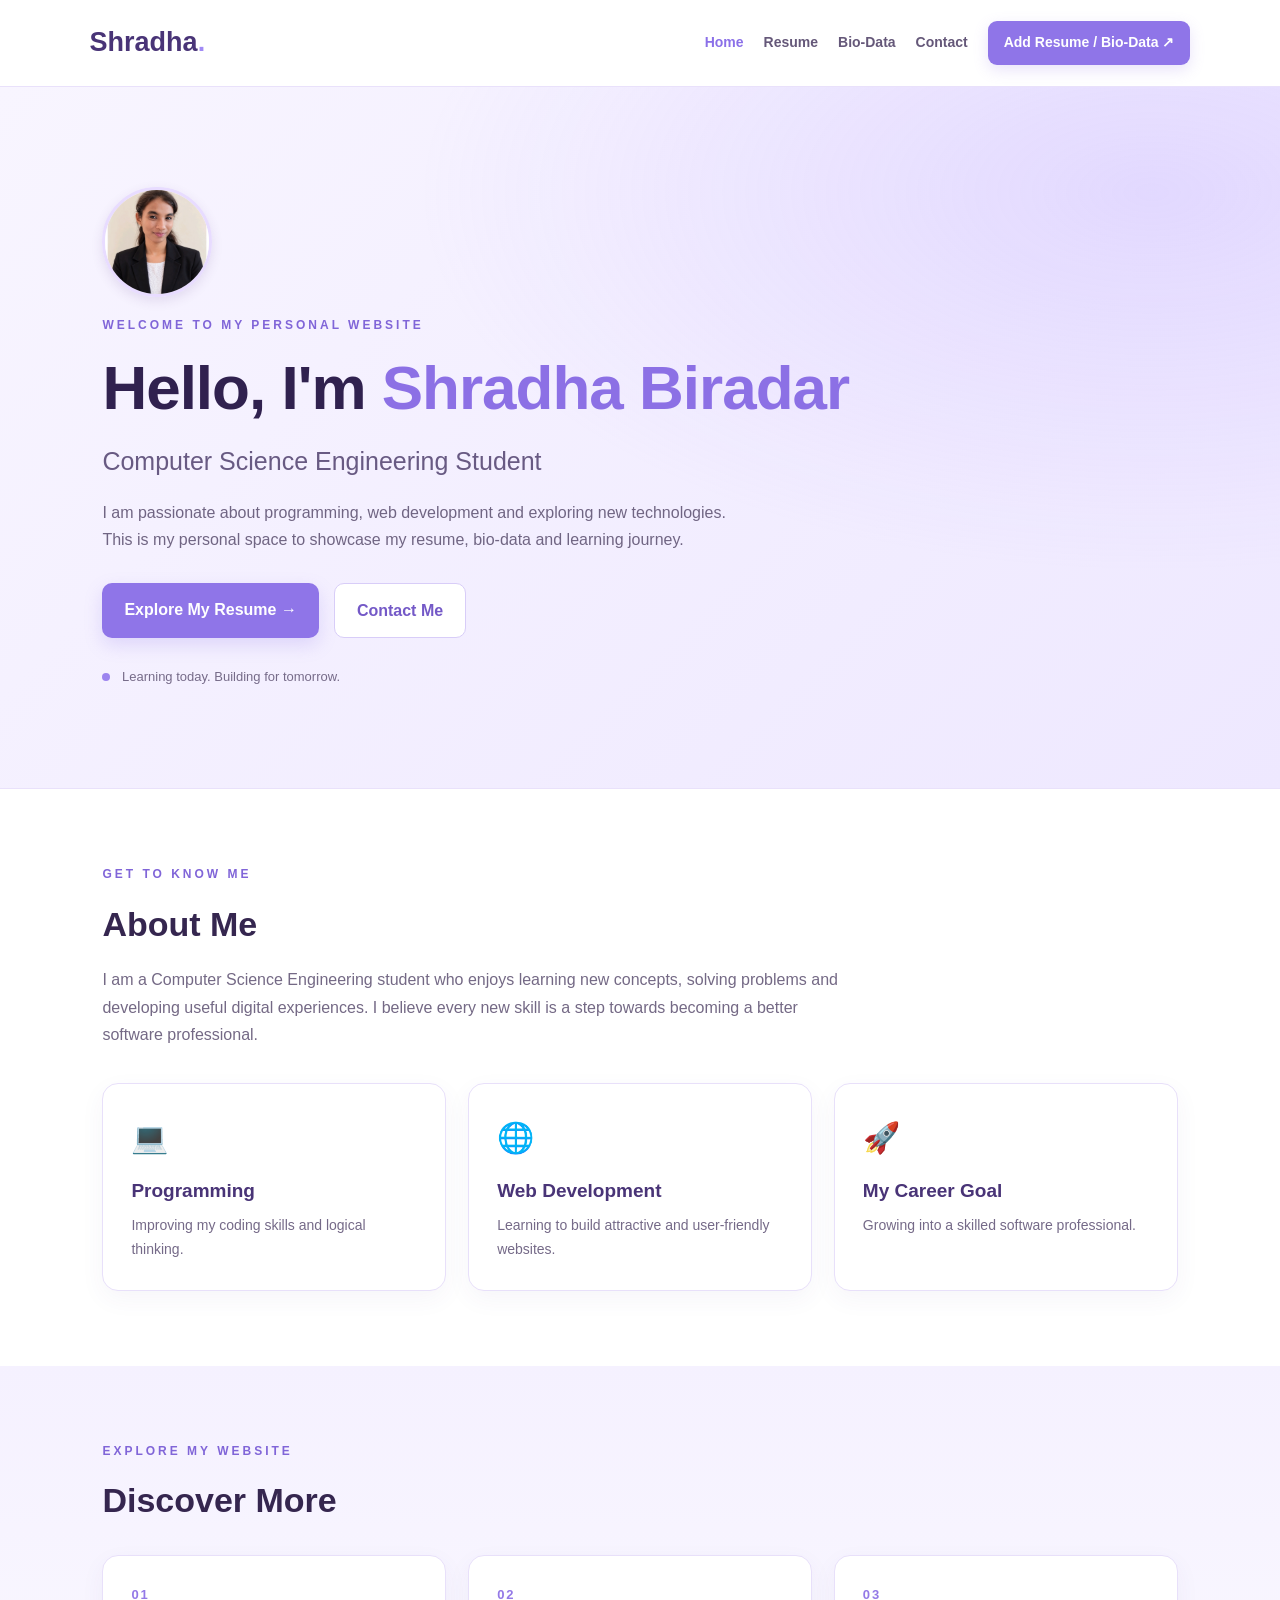
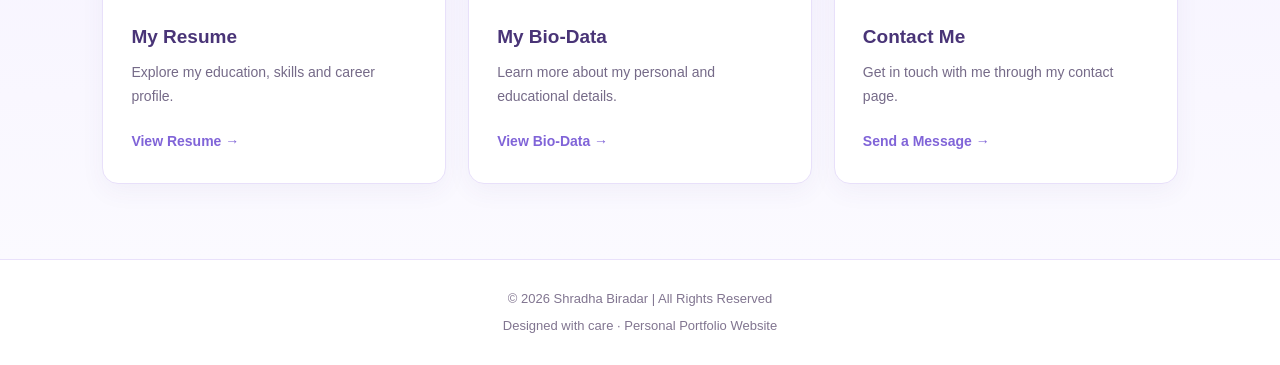
<file: index.html>
<!DOCTYPE html>
<html lang="en">
<head>
    <meta charset="UTF-8">
    <meta name="viewport" content="width=device-width, initial-scale=1.0">
    <title>Shradha Biradar | Portfolio</title>
    <link rel="stylesheet" href="style.css">
</head>

<body>

    <nav>
        <a href="index.html" class="logo">Shradha<span>.</span></a>

        <div class="nav-links">
            <a href="index.html" class="active">Home</a>
            <a href="resume.html">Resume</a>
            <a href="biodata.html">Bio-Data</a>
            <a href="contact.html">Contact</a>
            <a href="https://forms.gle/ySdd15DBaQxtAJUVA"
               target="_blank" rel="noopener noreferrer"
               class="add-button">Add Resume / Bio-Data ↗</a>
        </div>
    </nav>

    <main>
        <section class="hero">

            <!-- Profile Photo: Home Page Only -->
            <div class="profile-photo">
                <img src="my-photo.jpg"
                     alt="Photo of Shradha Biradar">
            </div>

            <p class="intro-label">WELCOME TO MY PERSONAL WEBSITE</p>

            <h1>Hello, I'm <span>Shradha Biradar</span></h1>

            <h2>Computer Science Engineering Student</h2>

            <p class="hero-description">
                I am passionate about programming, web development
                and exploring new technologies. This is my personal
                space to showcase my resume, bio-data and learning journey.
            </p>

            <div class="hero-buttons">
                <a href="resume.html" class="primary-button">
                    Explore My Resume →
                </a>

                <a href="contact.html" class="secondary-button">
                    Contact Me
                </a>
            </div>

            <div class="hero-note">
                <span class="status-dot"></span>
                Learning today. Building for tomorrow.
            </div>
        </section>

        <section class="about-section">
            <p class="section-label">GET TO KNOW ME</p>
            <h2>About Me</h2>

            <p class="about-description">
                I am a Computer Science Engineering student who enjoys
                learning new concepts, solving problems and developing
                useful digital experiences. I believe every new skill
                is a step towards becoming a better software professional.
            </p>

            <div class="feature-grid">
                <div class="feature-card">
                    <div class="feature-icon">💻</div>
                    <h3>Programming</h3>
                    <p>Improving my coding skills and logical thinking.</p>
                </div>

                <div class="feature-card">
                    <div class="feature-icon">🌐</div>
                    <h3>Web Development</h3>
                    <p>Learning to build attractive and user-friendly websites.</p>
                </div>

                <div class="feature-card">
                    <div class="feature-icon">🚀</div>
                    <h3>My Career Goal</h3>
                    <p>Growing into a skilled software professional.</p>
                </div>
            </div>
        </section>

        <section class="website-section">
            <p class="section-label">EXPLORE MY WEBSITE</p>
            <h2>Discover More</h2>

            <div class="feature-grid">
                <a href="resume.html" class="page-card">
                    <span class="card-number">01</span>
                    <h3>My Resume</h3>
                    <p>Explore my education, skills and career profile.</p>
                    <span class="card-link">View Resume →</span>
                </a>

                <a href="biodata.html" class="page-card">
                    <span class="card-number">02</span>
                    <h3>My Bio-Data</h3>
                    <p>Learn more about my personal and educational details.</p>
                    <span class="card-link">View Bio-Data →</span>
                </a>

                <a href="contact.html" class="page-card">
                    <span class="card-number">03</span>
                    <h3>Contact Me</h3>
                    <p>Get in touch with me through my contact page.</p>
                    <span class="card-link">Send a Message →</span>
                </a>
            </div>
        </section>
    </main>

    <footer>
        <p>© 2026 Shradha Biradar | All Rights Reserved</p>
        <p>Designed with care · Personal Portfolio Website</p>
    </footer>

</body>
</html>
</file>
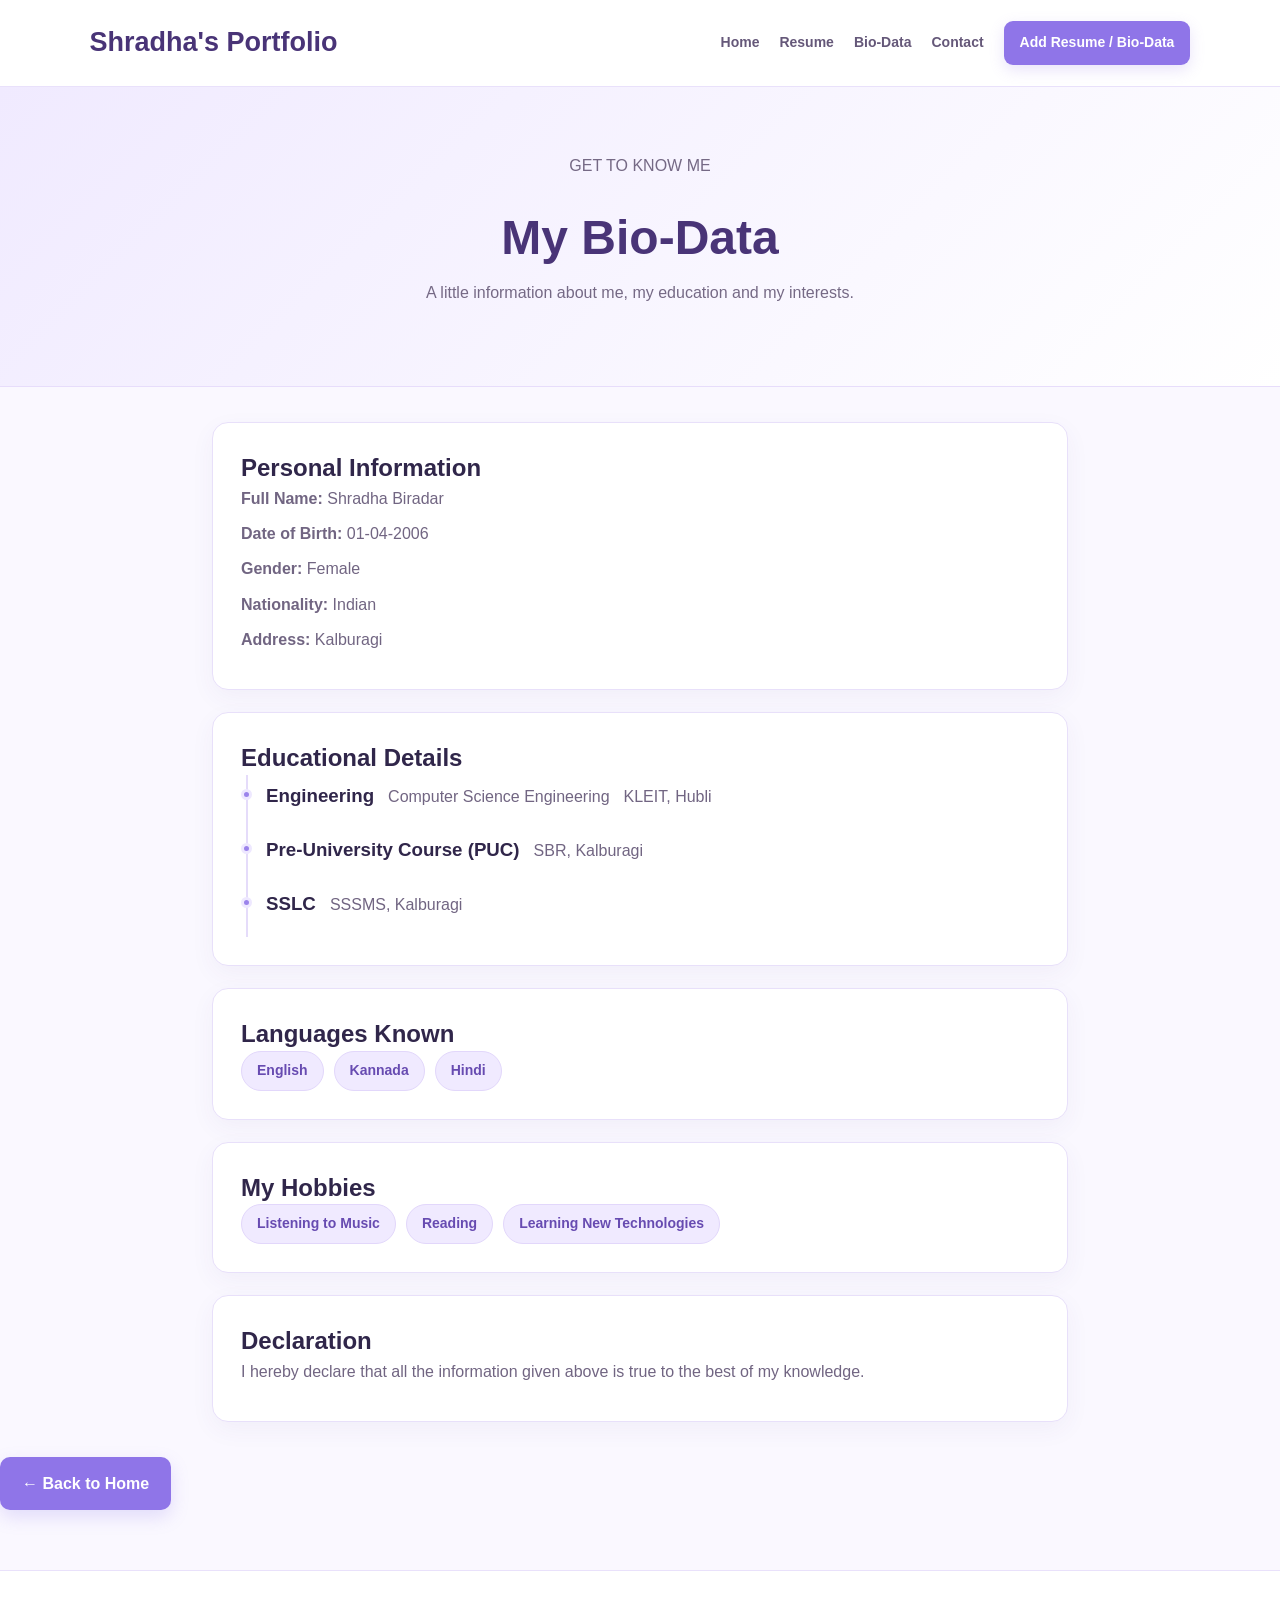
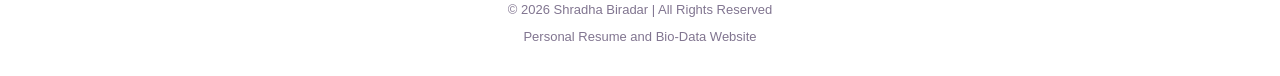
<file: biodata.html>
<!DOCTYPE html>
<html>
<head>
    <meta charset="UTF-8">
    <meta name="viewport" content="width=device-width, initial-scale=1.0">
    <title>My Bio-Data | Shradha Biradar</title>
    <link rel="stylesheet" href="style.css">
</head>

<body>

    <nav>
        <div class="logo">Shradha's Portfolio</div>

        <div class="nav-links">
            <a href="index.html">Home</a>
            <a href="resume.html">Resume</a>
            <a href="biodata.html">Bio-Data</a>
            <a href="contact.html">Contact</a>
            <a href="https://forms.gle/ySdd15DBaQxtAJUVA"
               class="add-button">Add Resume / Bio-Data</a>
        </div>
    </nav>

    <main class="resume-page">

        <header class="resume-header">
            <p class="hero-tag">GET TO KNOW ME</p>
            <h1>My Bio-Data</h1>
            <p class="resume-subtitle">
                A little information about me, my education and my interests.
            </p>
        </header>

        <section class="resume-content">

            <div class="resume-card">
                <h2>Personal Information</h2>

                <p><strong>Full Name:</strong> Shradha Biradar</p>
                <p><strong>Date of Birth:</strong> 01-04-2006</p>
                <p><strong>Gender:</strong> Female</p>
                <p><strong>Nationality:</strong> Indian</p>
                <p><strong>Address:</strong> Kalburagi</p>
            </div>

            <div class="resume-card">
                <h2>Educational Details</h2>

                <div class="education-item">
                    <span class="timeline-dot"></span>
                    <h3>Engineering</h3>
                    <p>Computer Science Engineering</p>
                    <p>KLEIT, Hubli</p>
                </div>

                <div class="education-item">
                    <span class="timeline-dot"></span>
                    <h3>Pre-University Course (PUC)</h3>
                    <p>SBR, Kalburagi</p>
                </div>

                <div class="education-item">
                    <span class="timeline-dot"></span>
                    <h3>SSLC</h3>
                    <p>SSSMS, Kalburagi</p>
                </div>
            </div>

            <div class="resume-card">
                <h2>Languages Known</h2>
                <div class="skill-list">
                    <span class="skill-tag">English</span>
                    <span class="skill-tag">Kannada</span>
                    <span class="skill-tag">Hindi</span>
                </div>
            </div>

            <div class="resume-card">
                <h2>My Hobbies</h2>
                <div class="skill-list">
                    <span class="skill-tag">Listening to Music</span>
                    <span class="skill-tag">Reading</span>
                    <span class="skill-tag">Learning New Technologies</span>
                </div>
            </div>

            <div class="resume-card">
                <h2>Declaration</h2>
                <p>
                    I hereby declare that all the information given above
                    is true to the best of my knowledge.
                </p>
            </div>

        </section>

        <div class="back-home">
            <a href="index.html" class="primary-button">← Back to Home</a>
        </div>

    </main>

    <footer>
        <p>© 2026 Shradha Biradar | All Rights Reserved</p>
        <p>Personal Resume and Bio-Data Website</p>
    </footer>

</body>
</html>
</file>
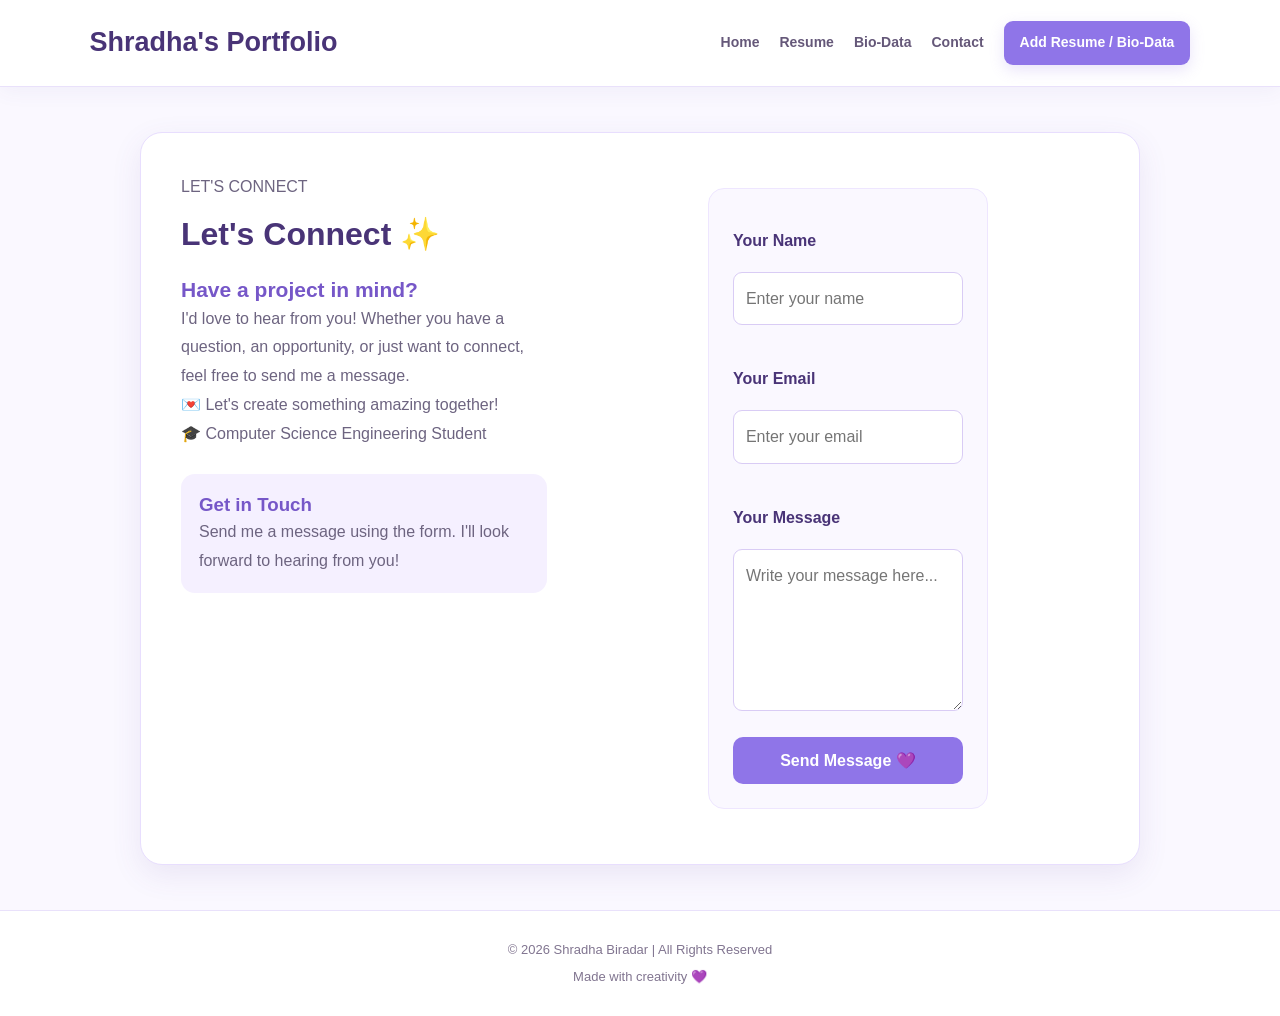
<file: contact.html>
<!DOCTYPE html>
<html lang="en">
<head>
    <meta charset="UTF-8">
    <meta name="viewport" content="width=device-width, initial-scale=1.0">
    <title>Contact | Shradha's Portfolio</title>
    <link rel="stylesheet" href="style.css">

    <style>
        /* Contact page layout */
        .contact-container {
            width: calc(100% - 40px);
            max-width: 1000px;
            margin: 45px auto;
            padding: 30px;
            display: grid;
            grid-template-columns: 0.85fr 1.15fr;
            gap: 30px;
            align-items: start;
            background: #ffffff;
            color: #493477;
            border: 1px solid #e8defe;
            border-radius: 22px;
            box-shadow: 0 10px 30px rgba(100, 70, 160, 0.10);
            box-sizing: border-box;
        }

        .contact-info {
            min-width: 0;
            padding: 10px;
        }

        .contact-info h1 {
            color: #493477;
            font-size: 32px;
            line-height: 1.3;
            margin: 12px 0 20px;
        }

        .contact-info h2 {
            color: #7657c8;
            font-size: 21px;
        }

        .contact-info p {
            color: #6d6480;
            font-size: 16px;
            line-height: 1.8;
        }

        .contact-note {
            margin-top: 25px;
            padding: 18px;
            background: #f5f0ff;
            border-radius: 14px;
        }

        .contact-note h3 {
            margin-top: 0;
            color: #7657c8;
        }

        .contact-form {
            min-width: 0;
            display: flex;
            flex-direction: column;
            gap: 12px;
            padding: 24px;
            background: #faf8ff;
            border: 1px solid #eee6ff;
            border-radius: 16px;
            box-sizing: border-box;
        }

        .contact-form label {
            color: #493477;
            font-weight: 600;
        }

        .contact-form input,
        .contact-form textarea {
            display: block;
            width: 100%;
            max-width: 100%;
            padding: 12px;
            border: 1px solid #d9ccf5;
            border-radius: 9px;
            background: #ffffff;
            color: #493477;
            font: inherit;
            box-sizing: border-box;
        }

        .contact-form input:focus,
        .contact-form textarea:focus {
            outline: 2px solid #a991ed;
            border-color: #8f75e8;
        }

        .contact-form textarea {
            resize: vertical;
        }

        .contact-form button {
            padding: 14px;
            background: #8f75e8;
            color: #ffffff;
            border: none;
            border-radius: 10px;
            font-size: 16px;
            font-weight: bold;
            cursor: pointer;
            transition: 0.2s;
        }

        .contact-form button:hover {
            background: #7657c8;
            transform: translateY(-2px);
        }

        @media (max-width: 700px) {
            .contact-container {
                width: calc(100% - 30px);
                grid-template-columns: 1fr;
                margin: 25px auto;
                padding: 18px;
                gap: 20px;
            }

            .contact-info h1 {
                font-size: 28px;
            }

            .contact-form {
                padding: 16px;
            }
        }
    </style>
</head>

<body>

    <!-- Navigation Bar -->
    <nav>
        <div class="logo">Shradha's Portfolio</div>

        <div class="nav-links">
            <a href="index.html">Home</a>
            <a href="resume.html">Resume</a>
            <a href="biodata.html">Bio-Data</a>
            <a href="contact.html">Contact</a>
            <a href="https://forms.gle/ySdd15DBaQxtAJUVA"
               class="add-button">Add Resume / Bio-Data</a>
        </div>
    </nav>

    <!-- Contact Section -->
    <main class="contact-container">

        <section class="contact-info">
            <p class="hero-tag">LET'S CONNECT</p>

            <h1>Let's Connect ✨</h1>

            <h2>Have a project in mind?</h2>

            <p>
                I'd love to hear from you! Whether you have a
                question, an opportunity, or just want to connect,
                feel free to send me a message.
            </p>

            <p>💌 Let's create something amazing together!</p>

            <p>🎓 Computer Science Engineering Student</p>

            <div class="contact-note">
                <h3>Get in Touch</h3>
                <p>
                    Send me a message using the form.
                    I'll look forward to hearing from you!
                </p>
            </div>
        </section>

        <!-- Contact Form -->
        <form class="contact-form"
              action="https://formsubmit.co/biradarss474@gmail.com"
              method="POST">

            <input type="hidden" name="_subject"
                   value="New message from Shradha's website">

            <input type="hidden" name="_captcha" value="true">

            <input type="hidden" name="_template" value="table">

            <label for="name">Your Name</label>
            <input type="text" id="name" name="name"
                   placeholder="Enter your name" required>

            <label for="email">Your Email</label>
            <input type="email" id="email" name="email"
                   placeholder="Enter your email" required>

            <label for="message">Your Message</label>
            <textarea id="message" name="message" rows="5"
                      placeholder="Write your message here..."
                      required></textarea>

            <button type="submit">Send Message 💜</button>

        </form>

    </main>

    <!-- Footer -->
    <footer>
        <p>© 2026 Shradha Biradar | All Rights Reserved</p>
        <p>Made with creativity 💜</p>
    </footer>

</body>
</html>
</file>
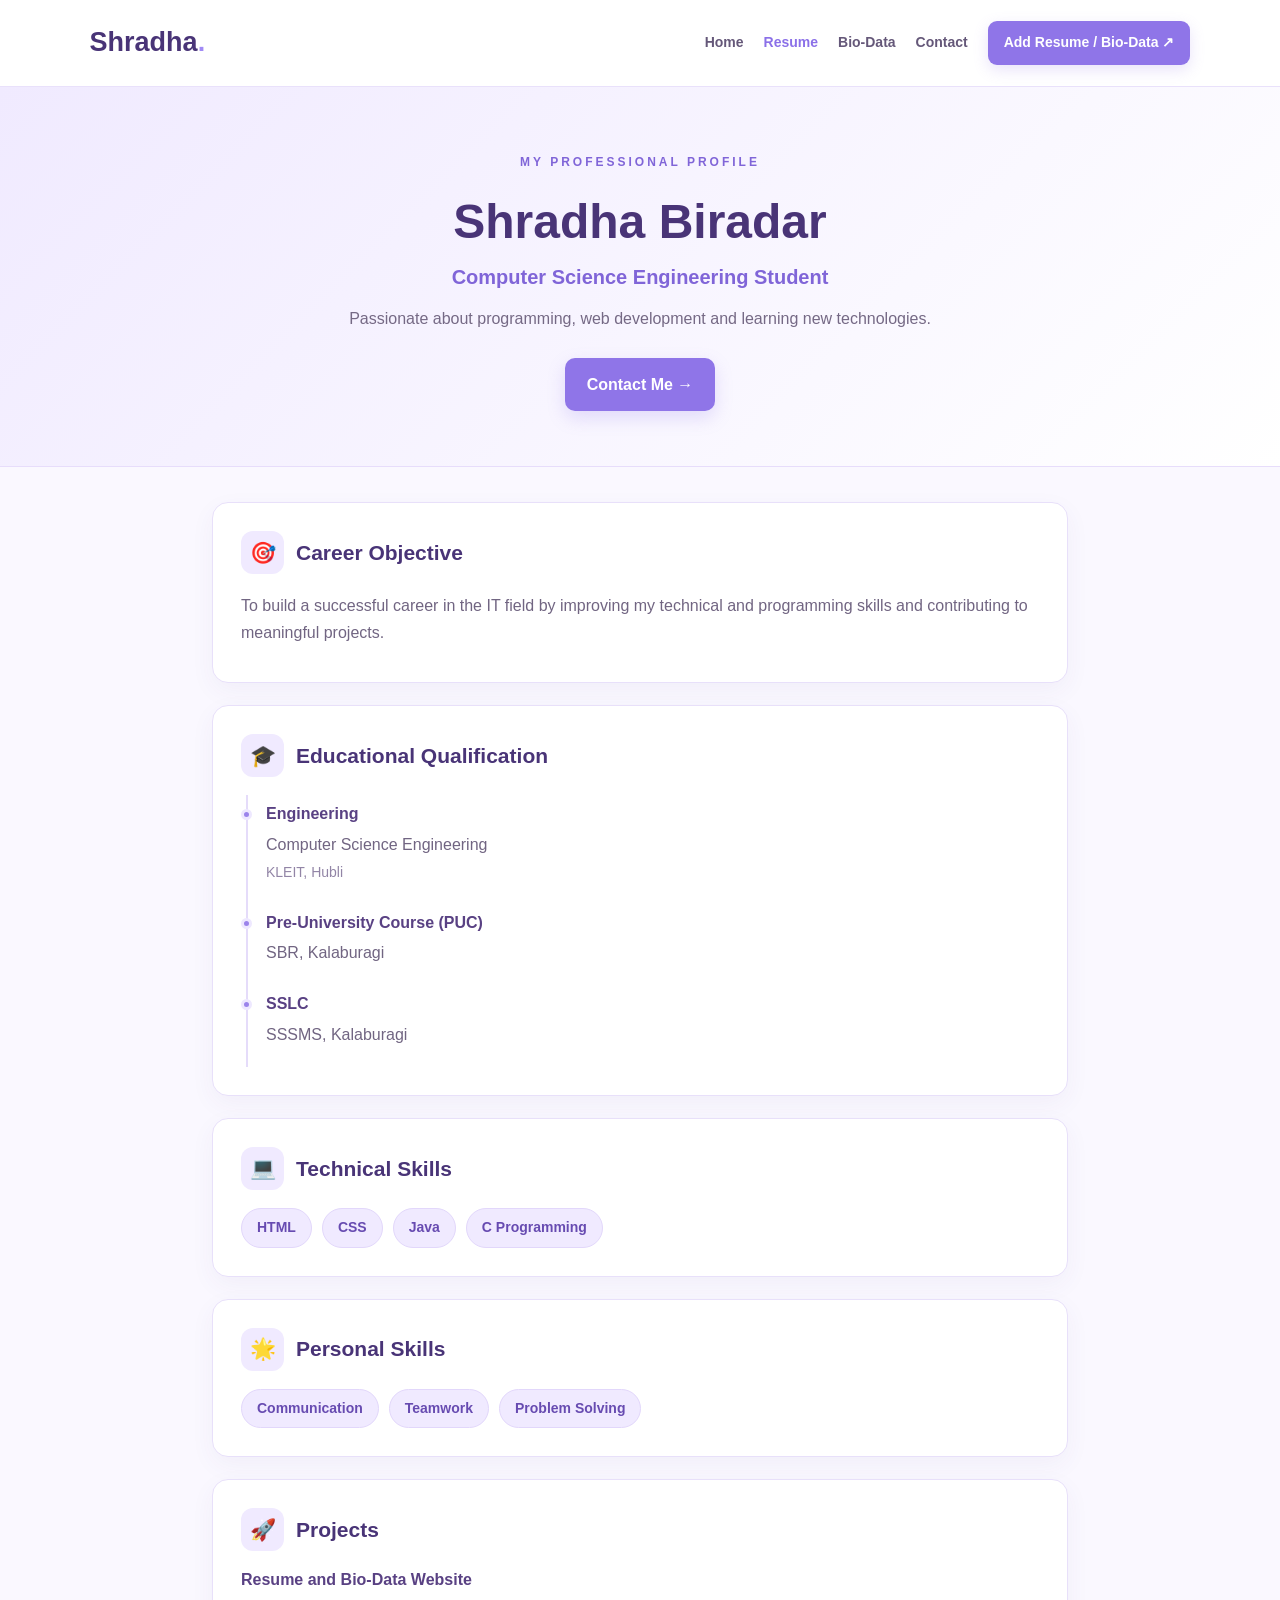
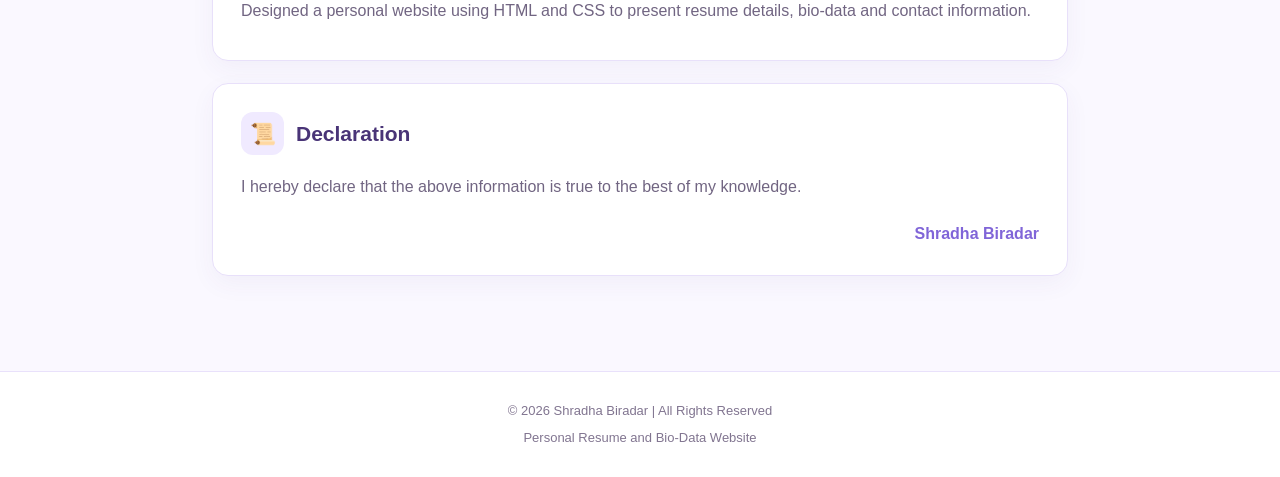
<file: resume.html>
<!DOCTYPE html>
<html lang="en">
<head>
    <meta charset="UTF-8">
    <meta name="viewport" content="width=device-width, initial-scale=1.0">
    <title>Shradha Biradar | Resume</title>
    <link rel="stylesheet" href="style.css">
</head>

<body>

    <nav>
        <a href="index.html" class="logo">Shradha<span>.</span></a>

        <div class="nav-links">
            <a href="index.html">Home</a>
            <a href="resume.html" class="active">Resume</a>
            <a href="biodata.html">Bio-Data</a>
            <a href="contact.html">Contact</a>
            <a href="https://forms.gle/ySdd15DBaQxtAJUVA"
               target="_blank" rel="noopener noreferrer"
               class="add-button">Add Resume / Bio-Data ↗</a>
        </div>
    </nav>

    <main class="resume-page">

        <section class="resume-header">
            <p class="section-label">MY PROFESSIONAL PROFILE</p>
            <h1>Shradha Biradar</h1>
            <h2>Computer Science Engineering Student</h2>
            <p>
                Passionate about programming, web development
                and learning new technologies.
            </p>
            <a href="contact.html" class="primary-button">
                Contact Me →
            </a>
        </section>

        <div class="resume-content">

            <section class="resume-card">
                <div class="resume-section-heading">
                    <span class="resume-icon">🎯</span>
                    <h3>Career Objective</h3>
                </div>
                <p>
                    To build a successful career in the IT field
                    by improving my technical and programming skills
                    and contributing to meaningful projects.
                </p>
            </section>

            <section class="resume-card">
                <div class="resume-section-heading">
                    <span class="resume-icon">🎓</span>
                    <h3>Educational Qualification</h3>
                </div>

                <div class="education-item">
                    <span class="timeline-dot"></span>
                    <div>
                        <h4>Engineering</h4>
                        <p>Computer Science Engineering</p>
                        <p class="detail-text">KLEIT, Hubli</p>
                    </div>
                </div>

                <div class="education-item">
                    <span class="timeline-dot"></span>
                    <div>
                        <h4>Pre-University Course (PUC)</h4>
                        <p>SBR, Kalaburagi</p>
                    </div>
                </div>

                <div class="education-item">
                    <span class="timeline-dot"></span>
                    <div>
                        <h4>SSLC</h4>
                        <p>SSSMS, Kalaburagi</p>
                    </div>
                </div>
            </section>

            <section class="resume-card">
                <div class="resume-section-heading">
                    <span class="resume-icon">💻</span>
                    <h3>Technical Skills</h3>
                </div>

                <div class="skill-list">
                    <span class="skill-tag">HTML</span>
                    <span class="skill-tag">CSS</span>
                    <span class="skill-tag">Java</span>
                    <span class="skill-tag">C Programming</span>
                </div>
            </section>

            <section class="resume-card">
                <div class="resume-section-heading">
                    <span class="resume-icon">🌟</span>
                    <h3>Personal Skills</h3>
                </div>

                <div class="skill-list">
                    <span class="skill-tag">Communication</span>
                    <span class="skill-tag">Teamwork</span>
                    <span class="skill-tag">Problem Solving</span>
                </div>
            </section>

            <section class="resume-card">
                <div class="resume-section-heading">
                    <span class="resume-icon">🚀</span>
                    <h3>Projects</h3>
                </div>
                <h4>Resume and Bio-Data Website</h4>
                <p>
                    Designed a personal website using HTML and CSS
                    to present resume details, bio-data and contact
                    information.
                </p>
            </section>

            <section class="resume-card">
                <div class="resume-section-heading">
                    <span class="resume-icon">📜</span>
                    <h3>Declaration</h3>
                </div>
                <p>
                    I hereby declare that the above information
                    is true to the best of my knowledge.
                </p>
                <p class="signature">Shradha Biradar</p>
            </section>

        </div>
    </main>

    <footer>
        <p>© 2026 Shradha Biradar | All Rights Reserved</p>
        <p>Personal Resume and Bio-Data Website</p>
    </footer>

</body>
</html>
</file>
<file: style.css>
/* ==========================================
   LAVENDER DREAM - PERSONAL PORTFOLIO WEBSITE
   ========================================== */

/* 1. GENERAL SETTINGS */
* {
    margin: 0;
    padding: 0;
    box-sizing: border-box;
}

html {
    scroll-behavior: smooth;
}

body {
    font-family: "Segoe UI", Arial, sans-serif;
    background: #FAF8FF;
    color: #30264A;
    line-height: 1.7;
}

h1, h2, h3, h4 {
    line-height: 1.4;
}

p {
    overflow-wrap: break-word;
}

/* 2. NAVIGATION BAR */
nav {
    display: flex;
    justify-content: space-between;
    align-items: center;
    flex-wrap: wrap;
    gap: 18px;
    padding: 20px 7%;
    background: #FFFFFF;
    border-bottom: 1px solid #E9E1FB;
    box-shadow: 0 4px 20px rgba(91, 64, 145, 0.06);
}

.logo {
    font-size: 27px;
    font-weight: 800;
    color: #493477;
    text-decoration: none;
}

.logo span {
    color: #A18AF5;
}

.nav-links {
    display: flex;
    align-items: center;
    justify-content: center;
    flex-wrap: wrap;
    gap: 20px;
}

nav a {
    color: #655879;
    text-decoration: none;
    font-size: 14px;
    font-weight: 600;
    transition: 0.3s ease;
}

nav a:hover,
nav a.active {
    color: #8B70E8;
}

nav .add-button {
    background: #8F75E8;
    color: #FFFFFF;
    padding: 10px 16px;
    border-radius: 9px;
    box-shadow: 0 5px 15px rgba(143, 117, 232, 0.2);
}

nav .add-button:hover {
    background: #7357CE;
    color: #FFFFFF;
    transform: translateY(-2px);
}

/* 3. HOME PAGE - HERO SECTION */
.hero {
    min-height: 520px;
    padding: 100px 8%;
    display: flex;
    flex-direction: column;
    justify-content: center;
    align-items: flex-start;
    background:
        radial-gradient(
            ellipse at 90% 15%,
            rgba(180, 157, 255, 0.25),
            transparent 45%
        ),
        linear-gradient(135deg, #F8F5FF, #EEE8FF);
    border-bottom: 1px solid #E9E1FB;
}

.intro-label,
.section-label {
    color: #8065D8;
    font-size: 12px;
    font-weight: 800;
    letter-spacing: 3px;
    margin-bottom: 16px;
}

.hero h1 {
    font-size: clamp(34px, 6vw, 62px);
    line-height: 1.2;
    letter-spacing: -1px;
    color: #30214F;
    margin-bottom: 18px;
}

.hero h1 span {
    color: #8C70E5;
}

.hero h2 {
    font-size: clamp(18px, 3vw, 25px);
    font-weight: 500;
    color: #685A83;
    margin-bottom: 20px;
}

.hero-description {
    max-width: 650px;
    color: #706583;
    font-size: 16px;
    margin-bottom: 30px;
}

/* 4. BUTTONS */
.hero-buttons {
    display: flex;
    flex-wrap: wrap;
    gap: 15px;
}

.primary-button,
.secondary-button {
    display: inline-block;
    padding: 13px 22px;
    border-radius: 10px;
    text-decoration: none;
    font-weight: 700;
    transition: 0.3s ease;
}

.primary-button {
    background: #8F75E8;
    color: #FFFFFF;
    box-shadow: 0 7px 18px rgba(143, 117, 232, 0.22);
}

.primary-button:hover {
    background: #7357CE;
    color: #FFFFFF;
    transform: translateY(-3px);
}

.secondary-button {
    color: #7459C7;
    background: #FFFFFF;
    border: 1px solid #D8CDF8;
}

.secondary-button:hover {
    background: #EEE8FF;
    transform: translateY(-3px);
}

.hero-note {
    margin-top: 28px;
    color: #766B89;
    font-size: 13px;
}

.status-dot {
    display: inline-block;
    width: 8px;
    height: 8px;
    background: #9C84EF;
    border-radius: 50%;
    margin-right: 8px;
}

/* 5. HOME PAGE - ABOUT SECTION */
.about-section,
.website-section {
    padding: 75px 8%;
}

.about-section {
    background: #FFFFFF;
}

.about-section h2,
.website-section h2 {
    color: #35264F;
    font-size: 34px;
    margin-bottom: 18px;
}

.about-description {
    max-width: 750px;
    color: #746985;
    margin-bottom: 35px;
}

/* 6. FEATURE CARDS */
.feature-grid {
    display: grid;
    grid-template-columns: repeat(3, minmax(0, 1fr));
    gap: 22px;
    margin-top: 30px;
}

.feature-card,
.page-card {
    background: #FFFFFF;
    border: 1px solid #E8E0FA;
    border-radius: 16px;
    padding: 28px;
    box-shadow: 0 8px 25px rgba(79, 52, 128, 0.05);
    transition: 0.3s ease;
}

.feature-card:hover,
.page-card:hover {
    transform: translateY(-6px);
    border-color: #B6A2F5;
    box-shadow: 0 15px 35px rgba(111, 81, 183, 0.12);
}

.feature-icon {
    font-size: 30px;
    margin-bottom: 15px;
}

.feature-card h3,
.page-card h3 {
    color: #493477;
    font-size: 19px;
    margin-bottom: 10px;
}

.feature-card p,
.page-card p {
    color: #756A88;
    font-size: 14px;
}

/* 7. EXPLORE WEBSITE SECTION */
.website-section {
    background: linear-gradient(180deg, #F5F1FF, #FBFAFF);
}

.page-card {
    display: block;
    color: inherit;
    text-decoration: none;
}

.card-number {
    display: block;
    color: #9479E7;
    font-size: 13px;
    font-weight: 800;
    letter-spacing: 2px;
    margin-bottom: 18px;
}

.card-link {
    display: inline-block;
    margin-top: 22px;
    color: #8064D8;
    font-size: 14px;
    font-weight: 700;
}

/* 8. PROFILE AND GENERAL CONTENT */
.profile {
    max-width: 1000px;
    margin: 55px auto;
    padding: 40px;
    background: #FFFFFF;
    border: 1px solid #E9E1FB;
    border-radius: 20px;
    box-shadow: 0 10px 35px rgba(79, 52, 128, 0.07);
}

.profile h1,
.profile h2,
.profile h3,
.profile h4 {
    color: #493477;
    margin-bottom: 12px;
}

.profile p {
    color: #706583;
    margin-bottom: 20px;
}

.profile hr {
    border: 0;
    border-top: 1px solid #E8E0FA;
    margin: 22px 0;
}

.profile-pic {
    width: 140px;
    height: 140px;
    object-fit: cover;
    border-radius: 50%;
    border: 4px solid #E7DDFF;
    margin-bottom: 20px;
}

/* 9. RESUME PAGE */
.resume-page {
    background: #FAF8FF;
    padding-bottom: 60px;
}

.resume-header {
    text-align: center;
    padding: 65px 7% 55px;
    background: linear-gradient(135deg, #F0EAFF, #FFFFFF);
    border-bottom: 1px solid #E7DDFB;
}

.resume-header h1 {
    color: #493477;
    font-size: clamp(34px, 5vw, 48px);
    margin-bottom: 8px;
}

.resume-header h2 {
    color: #8065D8;
    font-size: 20px;
    font-weight: 600;
    margin-bottom: 14px;
}

.resume-header > p:not(.section-label) {
    color: #756985;
    margin-bottom: 25px;
}

.resume-content {
    max-width: 900px;
    margin: 35px auto;
    padding: 0 22px;
    display: grid;
    gap: 22px;
}

.resume-card {
    background: #FFFFFF;
    padding: 28px;
    border: 1px solid #E8E0FA;
    border-radius: 16px;
    box-shadow: 0 8px 25px rgba(79, 52, 128, 0.05);
    transition: 0.3s ease;
}

.resume-card:hover {
    border-color: #C4B4F7;
    box-shadow: 0 12px 28px rgba(111, 81, 183, 0.10);
}

.resume-section-heading {
    display: flex;
    align-items: center;
    gap: 12px;
    margin-bottom: 18px;
}

.resume-section-heading h3 {
    color: #493477;
    font-size: 21px;
    margin: 0;
}

.resume-icon {
    width: 43px;
    height: 43px;
    flex-shrink: 0;
    display: flex;
    align-items: center;
    justify-content: center;
    background: #F0EAFF;
    border-radius: 12px;
    font-size: 21px;
}

.resume-card p {
    color: #716582;
    margin-bottom: 8px;
}

.resume-card h4 {
    color: #594183;
    font-size: 16px;
    margin-bottom: 5px;
}

.education-item {
    display: flex;
    gap: 14px;
    padding: 8px 0 16px;
    margin-left: 5px;
    border-left: 2px solid #E5DCFA;
    padding-left: 20px;
}

.timeline-dot {
    width: 11px;
    height: 11px;
    background: #9B83EB;
    border: 3px solid #EEE8FF;
    border-radius: 50%;
    margin-left: -27px;
    margin-top: 6px;
    flex-shrink: 0;
}

.education-item p {
    margin-bottom: 3px;
}

.resume-card .detail-text {
    color: #9285A6;
    font-size: 14px;
}

.skill-list {
    display: flex;
    flex-wrap: wrap;
    gap: 10px;
}

.skill-tag {
    display: inline-block;
    background: #F0EAFF;
    color: #674BB1;
    border: 1px solid #E2D7FB;
    border-radius: 30px;
    padding: 7px 15px;
    font-size: 14px;
    font-weight: 600;
}

.resume-card .signature {
    color: #8065D8;
    font-weight: 700;
    text-align: right;
    margin-top: 20px;
    margin-bottom: 0;
}

/* 10. CONTACT AND OTHER FORMS */
form {
    max-width: 700px;
    margin: 25px auto;
}

.contact-form {
    color: #493477;
}

label {
    display: block;
    margin: 14px 0 6px;
    font-weight: 600;
    color: #594773;
}

input,
textarea,
select {
    width: 100%;
    padding: 12px 14px;
    margin-bottom: 14px;
    font-family: inherit;
    font-size: 15px;
    color: #30264A;
    background: #FFFFFF;
    border: 1px solid #DCD2F2;
    border-radius: 9px;
    outline: none;
    transition: 0.2s ease;
}

input:focus,
textarea:focus,
select:focus {
    border-color: #987FE9;
    box-shadow: 0 0 0 3px rgba(152, 127, 233, 0.14);
}

textarea {
    resize: vertical;
}

button,
input[type="submit"] {
    width: auto;
    padding: 12px 22px;
    background: #8F75E8;
    color: #FFFFFF;
    border: none;
    border-radius: 9px;
    font-family: inherit;
    font-size: 15px;
    font-weight: 700;
    cursor: pointer;
    transition: 0.3s ease;
}

button:hover,
input[type="submit"]:hover {
    background: #7357CE;
    transform: translateY(-2px);
}

/* 11. TABLES */
table {
    width: 100%;
    border-collapse: collapse;
    margin: 20px 0;
    background: #FFFFFF;
}

th,
td {
    padding: 12px;
    border: 1px solid #E5DCF7;
    text-align: left;
}

th {
    background: #EEE8FF;
    color: #493477;
}

tr:nth-child(even) {
    background: #FAF8FF;
}

/* 12. GENERAL LINKS */
main a:not(.primary-button):not(.secondary-button):not(.page-card) {
    color: #8064D8;
}

main a:hover {
    color: #6548BD;
}

/* 13. FOOTER */
footer {
    text-align: center;
    padding: 28px 15px;
    background: #FFFFFF;
    border-top: 1px solid #E9E1FB;
    color: #817590;
    font-size: 13px;
}

footer p + p {
    margin-top: 5px;
}

/* 14. TABLET RESPONSIVENESS */
@media (max-width: 900px) {
    .feature-grid {
        grid-template-columns: repeat(2, minmax(0, 1fr));
    }

    nav {
        justify-content: center;
    }

    .nav-links {
        justify-content: center;
    }

    .profile {
        margin: 30px 5%;
    }
}

/* 15. MOBILE RESPONSIVENESS */
@media (max-width: 600px) {
    nav {
        padding: 18px 5%;
    }

    .nav-links {
        gap: 13px;
    }

    nav a {
        font-size: 13px;
    }

    .hero {
        min-height: auto;
        padding: 70px 6%;
    }

    .about-section,
    .website-section {
        padding: 50px 6%;
    }

    .about-section h2,
    .website-section h2 {
        font-size: 28px;
    }

    .feature-grid {
        grid-template-columns: 1fr;
    }

    .feature-card,
    .page-card {
        padding: 23px;
    }

    .profile {
        margin: 25px 4%;
        padding: 24px 20px;
    }

    .resume-header {
        padding: 48px 6%;
    }

    .resume-header h2 {
        font-size: 17px;
    }

    .resume-content {
        padding: 0 15px;
        margin-top: 22px;
        gap: 16px;
    }

    .resume-card {
        padding: 22px 18px;
    }

    .resume-section-heading h3 {
        font-size: 18px;
    }

    form {
        margin: 20px 4%;
    }

    table {
        font-size: 13px;
    }

    th,
    td {
        padding: 8px;
    }
}

/* Professional Profile Photo */
.profile-photo {
    display: flex;
    justify-content: center;
    margin-bottom: 18px;
}

.profile-photo img {
    width: 110px;
    height: 110px;
    object-fit: cover;
    object-position: center;
    border-radius: 50%;
    border: 3px solid #e8dcff;
    box-shadow: 0 4px 12px rgba(80, 50, 120, 0.12);
}
</file>
